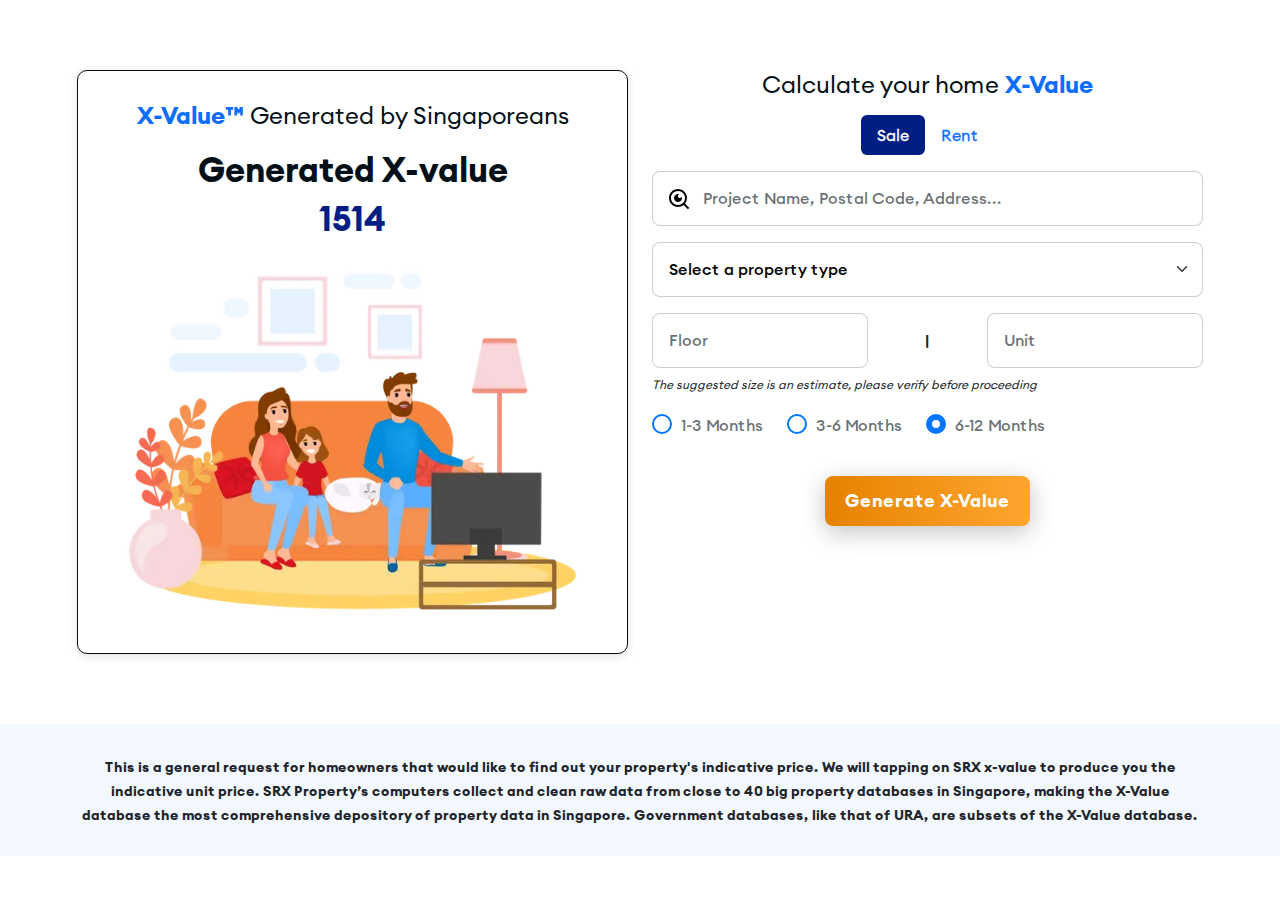
<file: index.html>
<!DOCTYPE html>
<html lang="en">

<head>
    <meta charset="UTF-8">
    <meta http-equiv="X-UA-Compatible" content="IE=edge">
    <meta name="viewport" content="width=device-width, initial-scale=1.0">
    <title>Index page | SRX xvalue pricing</title>
    <link type="text/css" rel="stylesheet" href="./assets/css/bootstrap.min.css" />
    <link type="text/css" rel="stylesheet" href="./assets/css/style.css" />
    <link type="text/css" rel="stylesheet" href="./assets/css/responsive.css" />
</head>

<body>
    <div class="w-100 h-100 d-flex flex-column">
        <!-- Calculate your home start -->
        <!-- X-Value™ Generated by Singaporeans -->
        <section class="section-mid-py generated-singaporeans-section small-scrollbar-width">
            <div class="container">
                <div class="row">
                    <div class="col-lg-6">
                        <div class="terrydale-capital-details-wrap">
                            <h4 class="text-center small-heading-title0"><b class="text-primary">X-Value™</b> Generated by
                                Singaporeans</h4>
                            <div class="terrydale-capital-grid d-flex justify-content-center">
                                <div class="terrydale-capital-col text-center">
                                    <h6 class="fw-600 mb-2">Generated X-value</h6>
                                    <h3 class="fw-700 mb-0 counter" data-countto="17899" data-duration="8000">0</h3>
                                </div>
                            </div>
                            <div class="text-center">
                                <img src="./assets/images/bg/mysghome-image.webp" class="img-fluid" alt="" />
                            </div>
                        </div>
                    </div>
                    <div class="col-lg-6 mt-5 mt-lg-0">
                        <h4 class="text-center small-heading-title0">Calculate your home <b class="text-primary">X-Value</b>
                        </h4>
                        <ul class="nav nav-pills mb-3 mt-3 justify-content-center" id="pills-tab" role="tablist">
                            <li class="nav-item" role="presentation">
                                <button class="nav-link active" id="pills-Sale-tab" data-bs-toggle="pill"
                                    data-bs-target="#pills-Sale" type="button" role="tab" aria-controls="pills-Sale"
                                    aria-selected="true">Sale</button>
                            </li>
                            <li class="nav-item" role="presentation">
                                <button class="nav-link" id="pills-Sale-tab" data-bs-toggle="pill"
                                    data-bs-target="#pills-Sale" type="button" role="tab" aria-controls="pills-Sale"
                                    aria-selected="false">Rent</button>
                            </li>
                        </ul>
                        <div class="tab-content" id="pills-tabContent">
                            <div class="tab-pane fade show active" id="pills-Sale" role="tabpanel"
                                aria-labelledby="pills-Sale-tab" tabindex="0">
                                <form>
                                    <div class="form-group mb-3">
                                        <div class="position-relative">
                                            <input type="search" name="" value=""
                                                placeholder="Project Name, Postal Code, Address... "
                                                class="custom-input form-control search-input" />
                                            <div class="position-absolute search-ico">
                                                <svg xmlns="http://www.w3.org/2000/svg" viewBox="0 0 24 24" width="24"
                                                    height="24">
                                                    <path fill="none" d="M0 0h24v24H0z" />
                                                    <path
                                                        d="M18.031 16.617l4.283 4.282-1.415 1.415-4.282-4.283A8.96 8.96 0 0 1 11 20c-4.968 0-9-4.032-9-9s4.032-9 9-9 9 4.032 9 9a8.96 8.96 0 0 1-1.969 5.617zm-2.006-.742A6.977 6.977 0 0 0 18 11c0-3.868-3.133-7-7-7-3.868 0-7 3.132-7 7 0 3.867 3.132 7 7 7a6.977 6.977 0 0 0 4.875-1.975l.15-.15zm-3.847-8.699a2 2 0 1 0 2.646 2.646 4 4 0 1 1-2.646-2.646z" />
                                                </svg>
                                            </div>
                                        </div>
                                    </div>
                                    <div class="form-group mb-3">
                                        <select class="form-select custom-input form-control"
                                            aria-label="Default select example">
                                                <option value="0">Select a property type</option>
                                                <option value="6">Condominium</option>
                                                <option value="1">HDB 3 Room</option>
                                                <option value="2">HDB 4 Room</option>
                                                <option value="3">HDB 5 Room</option>
                                                <option value="4">HDB Executive</option>
                                                <option value="5">Terrace</option>
                                                <option value="8">Semi-D</option>
                                                <option value="10">Detached</option>											
                                        </select>
                                    </div>
                                    <div class="row">
                                        <div class="col-xl-12 form-group mb-3">
                                            <div class="row align-items-center">
                                                <div class="col-md-5">
                                                    <input type="number" name="" value="" placeholder="Floor"
                                                        class="custom-input form-control" />
                                                </div>
                                                <div class="col-md-2 px-0 text-center">
                                                    <b>|</b>
                                                </div>
                                                <div class="col-md-5">
                                                    <input type="number" name="" value="" placeholder="Unit"
                                                        class="custom-input form-control" />
                                                </div>
                                            </div>
                                            <small class="mt-2 d-block small-text"><i>The suggested size is an estimate,
                                                    please verify
                                                    before
                                                    proceeding</i></small>
                                        </div>
                                        <div class="col-xl-12 form-group mb-3 d-flex flex-wrap align-items-center gap-3 gap-md-4">
                                            <div class="d-flex flex-wrap align-items-center gap-2 gap-sm-4 gap-lg-3 gap-xl-4">
                                                <div class="form-check">
                                                    <input class="form-check-input" type="radio" name="flexRadioGetSize" id="flexRadioGetSize1">
                                                    <label class="form-check-label cursor-pointer" for="flexRadioGetSize1">
                                                     1-3 Months
                                                    </label>
                                                </div>
                                                <div class="form-check">
                                                    <input class="form-check-input" type="radio" name="flexRadioGetSize" id="flexRadioGetSize2" checked>
                                                    <label class="form-check-label cursor-pointer" for="flexRadioGetSize2">
                                                    3-6 Months
                                                    </label>
                                                </div>
                                                <div class="form-check">
                                                    <input class="form-check-input" type="radio" name="flexRadioGetSize" id="flexRadioGetSize3" checked>
                                                    <label class="form-check-label cursor-pointer" for="flexRadioGetSize3">
                                                    6-12 Months
                                                    </label>
                                                </div>
                                            </div>
                                        </div>
                                    </div>
                                </form>
                                <div class="form-group mt-4 text-center">
                                    <a href="thank-you.html" class="primary-btn color-1 mx-auto w-max-content">Generate X-Value</a>
                                </div>
                            </div>
                        </div>
                    </div>
                </div>
            </div>
        </section>
        <!-- Calculate your home end -->
        <!-- sub footer start -->
        <section class="sub-footer-section mt-auto">
            <div class="container">
                <div class="row align-items-center">
                    <div class="col-12 text-center"><small><b>This is a general request for homeowners that would like to find out your property's indicative price. We will tapping on SRX x-value to produce you the indicative unit price. SRX Property’s computers collect and clean raw data from close to 40 big property databases in Singapore, making the X-Value database the most comprehensive depository of property data in Singapore. Government databases, like that of URA, are subsets of the X-Value database.</b></small></div>
                </div>
            </div>
        </section>
        <!-- sub footer end -->
    </div>
    <script src="./assets/js/jquery-3.6.3.min.js"></script>
    <script src="./assets/js/popper.min.js"></script>
    <script src="./assets/js/bootstrap.min.js"></script>
    <script src="./assets/js/custom.js"></script>
</body>

</html>
</file>
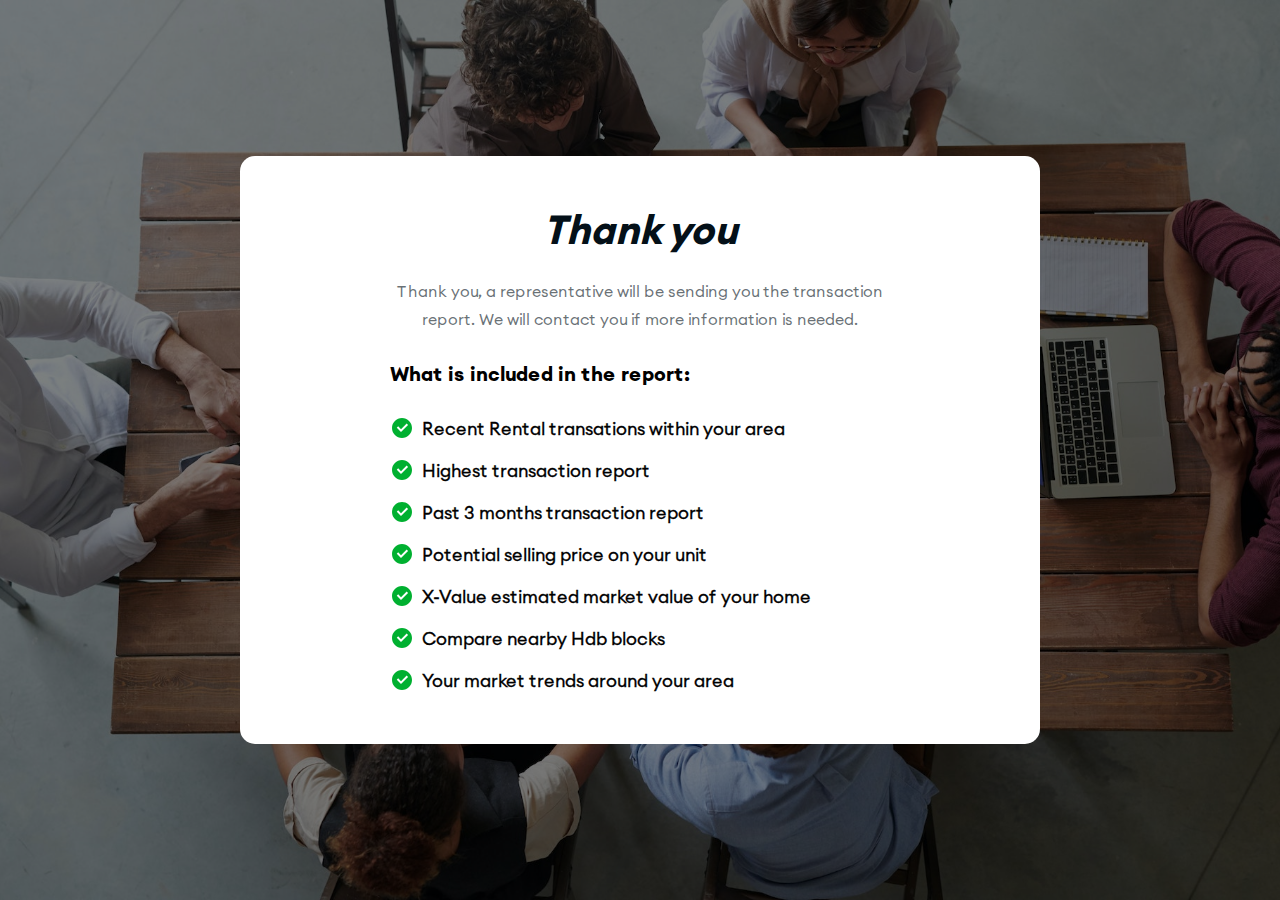
<file: thank-you.html>
<!DOCTYPE html>
<html lang="en">

<head>
    <meta charset="UTF-8">
    <meta http-equiv="X-UA-Compatible" content="IE=edge">
    <meta name="viewport" content="width=device-width, initial-scale=1.0">
    <title>Thank you page | SRX xvalue pricing</title>
    <link type="text/css" rel="stylesheet" href="./assets/css/bootstrap.min.css" />
    <link type="text/css" rel="stylesheet" href="./assets/css/style.css" />
    <link type="text/css" rel="stylesheet" href="./assets/css/responsive.css" />
</head>

<body>
    <section class="thank-uou-section bg-color-after-ani d-flex align-items-center justify-content-center small-scrollbar-width">
        <div class="container position-relative z-1">
            <div class="row">
                <div class="col-12">
                    <div class="thank-you-box small-scrollbar-width">
                        <h1 class="fw-700"><i>Thank you</i></h1>
                        <div class="mt-3 mt-sm-4">
                            <p class="mt-3 mt-sm-4 mx-auto thank-you-max-width">Thank you, a representative will be sending you the transaction report. We will contact you if more information is needed.</p>
                            <h5 class="mt-3 mt-sm-4 text-black text-start thank-you-max-width"><b>What is included in the report:</b></h5>
                            <ul class="mt-3 mt-sm-4 thank-you-list small-scrollbar-width thank-you-max-width">
                                <li>
                                    <a href="javascript:void(0)" class="d-flex align-items-center text-black text-start">
                                        <svg xmlns="http://www.w3.org/2000/svg" viewBox="0 0 24 24" fill="currentColor" class="me-2" width="24" height="24"><path fill="none" d="M0 0h24v24H0z"/><path d="M12 22C6.477 22 2 17.523 2 12S6.477 2 12 2s10 4.477 10 10-4.477 10-10 10zm-.997-6l7.07-7.071-1.414-1.414-5.656 5.657-2.829-2.829-1.414 1.414L11.003 16z"/></svg>
                                        Recent Rental transations within your area
                                    </a>
                                </li>
                                <li>
                                    <a href="javascript:void(0)" class="d-flex align-items-center text-black text-start">
                                        <svg xmlns="http://www.w3.org/2000/svg" viewBox="0 0 24 24" fill="currentColor" class="me-2" width="24" height="24"><path fill="none" d="M0 0h24v24H0z"/><path d="M12 22C6.477 22 2 17.523 2 12S6.477 2 12 2s10 4.477 10 10-4.477 10-10 10zm-.997-6l7.07-7.071-1.414-1.414-5.656 5.657-2.829-2.829-1.414 1.414L11.003 16z"/></svg>
                                        Highest transaction report
                                    </a>
                                </li>
                                <li>
                                    <a href="javascript:void(0)" class="d-flex align-items-center text-black text-start">
                                        <svg xmlns="http://www.w3.org/2000/svg" viewBox="0 0 24 24" fill="currentColor" class="me-2" width="24" height="24"><path fill="none" d="M0 0h24v24H0z"/><path d="M12 22C6.477 22 2 17.523 2 12S6.477 2 12 2s10 4.477 10 10-4.477 10-10 10zm-.997-6l7.07-7.071-1.414-1.414-5.656 5.657-2.829-2.829-1.414 1.414L11.003 16z"/></svg>
                                        Past 3 months transaction report
                                    </a>
                                </li>
                                <li>
                                    <a href="javascript:void(0)" class="d-flex align-items-center text-black text-start">
                                        <svg xmlns="http://www.w3.org/2000/svg" viewBox="0 0 24 24" fill="currentColor" class="me-2" width="24" height="24"><path fill="none" d="M0 0h24v24H0z"/><path d="M12 22C6.477 22 2 17.523 2 12S6.477 2 12 2s10 4.477 10 10-4.477 10-10 10zm-.997-6l7.07-7.071-1.414-1.414-5.656 5.657-2.829-2.829-1.414 1.414L11.003 16z"/></svg>
                                        Potential selling price on your unit
                                    </a>
                                </li>
                                <li>
                                    <a href="javascript:void(0)" class="d-flex align-items-center text-black text-start">
                                        <svg xmlns="http://www.w3.org/2000/svg" viewBox="0 0 24 24" fill="currentColor" class="me-2" width="24" height="24"><path fill="none" d="M0 0h24v24H0z"/><path d="M12 22C6.477 22 2 17.523 2 12S6.477 2 12 2s10 4.477 10 10-4.477 10-10 10zm-.997-6l7.07-7.071-1.414-1.414-5.656 5.657-2.829-2.829-1.414 1.414L11.003 16z"/></svg>
                                        X-Value estimated market value of your home
                                    </a>
                                </li>
                                <li>
                                    <a href="javascript:void(0)" class="d-flex align-items-center text-black text-start">
                                        <svg xmlns="http://www.w3.org/2000/svg" viewBox="0 0 24 24" fill="currentColor" class="me-2" width="24" height="24"><path fill="none" d="M0 0h24v24H0z"/><path d="M12 22C6.477 22 2 17.523 2 12S6.477 2 12 2s10 4.477 10 10-4.477 10-10 10zm-.997-6l7.07-7.071-1.414-1.414-5.656 5.657-2.829-2.829-1.414 1.414L11.003 16z"/></svg>
                                        Compare nearby Hdb blocks
                                    </a>
                                </li>
                                <li>
                                    <a href="javascript:void(0)" class="d-flex align-items-center text-black text-start">
                                        <svg xmlns="http://www.w3.org/2000/svg" viewBox="0 0 24 24" fill="currentColor" class="me-2" width="24" height="24"><path fill="none" d="M0 0h24v24H0z"/><path d="M12 22C6.477 22 2 17.523 2 12S6.477 2 12 2s10 4.477 10 10-4.477 10-10 10zm-.997-6l7.07-7.071-1.414-1.414-5.656 5.657-2.829-2.829-1.414 1.414L11.003 16z"/></svg>
                                        Your market trends around your area
                                    </a>
                                </li>
                            </ul>
                        </div>
                    </div>
                </div>
            </div>
        </div>
    </section>

    <script src="./assets/js/jquery-3.6.3.min.js"></script>
    <script src="./assets/js/popper.min.js"></script>
    <script src="./assets/js/bootstrap.min.js"></script>
    <script src="./assets/js/custom.js"></script>
</body>

</html>
</file>
<file: assets/css/style.css>
/* Euclid Circular A fonts start */
@font-face {
  font-family: "Euclid Circular A";
  src: url("../fonts/EuclidCircularA-Light.woff2") format("woff2"),
    url("../fonts/EuclidCircularA-Light.woff") format("woff");
  font-weight: 300;
  font-style: normal;
  font-display: swap;
}
@font-face {
  font-family: "Euclid Circular A";
  src: url("../fonts/EuclidCircularA-Regular.woff2") format("woff2"),
    url("../fonts/EuclidCircularA-Regular.woff") format("woff");
  font-weight: 400;
  font-style: normal;
  font-display: swap;
}
@font-face {
  font-family: "Euclid Circular A";
  src: url("../fonts/EuclidCircularA-Medium.woff2") format("woff2"),
    url("../fonts/EuclidCircularA-Medium.woff") format("woff");
  font-weight: 500;
  font-style: normal;
  font-display: swap;
}
@font-face {
  font-family: "Euclid Circular A";
  src: url("../fonts/EuclidCircularA-SemiBold.woff2") format("woff2"),
    url("../fonts/EuclidCircularA-SemiBold.woff") format("woff");
  font-weight: 600;
  font-style: normal;
  font-display: swap;
}
@font-face {
  font-family: "Euclid Circular A";
  src: url("../fonts/EuclidCircularA-Bold.woff2") format("woff2"),
    url("../fonts/EuclidCircularA-Bold.woff") format("woff");
  font-weight: 700;
  font-style: normal;
  font-display: swap;
}
/* Euclid Circular A fonts end */
/* :rrot start */
:root {
  /* color */
  --body-color: #ffffff;
  --primary-color: #0176ff;
  --secondary-color: #011e82;
  --accent-color0: #041018;
  --light-prime-primary-color: #f0f8fd;
  --light-prime-secondary-color: rgba(232, 241, 254, 0.5);
  --white-color: #ffffff;
  --black-color: #000000;
  --text-color: rgba(4, 16, 24, 0.6);
  /* Font Family */
  --primary-font: "Euclid Circular A", sans-serif;
  /* spacing */
  --section-big-spacing: 100px;
  --section-mid-spacing: 70px;
  /* header-less-spacing: */
  --header-less-spacing: 80px;
}
/* :root end */
/* default css start */
* {
  box-sizing: border-box;
  margin: 0;
}
.z-index-1 {
  z-index: 1;
}
.position-relative {
  position: relative;
}
/* selction css */
::selection {
  background: var(--accent-color0);
  color: var(--white-color);
}
/* selction css */
.fill-white {
  fill: var(--white-color);
}
body {
  font-family: var(--primary-font);
  font-weight: 400;
  background-color: var(--body-color);
}
a {
  color: var(--primary-color);
  -webkit-transition: all 0.3s;
  -o-transition: all 0.3s;
  transition: all 0.3s;
  text-decoration: none;
}

a:hover {
  color: var(--accent-color0) !important;
  text-decoration: none;
}
.active-page {
  color: var(--primary-color);
}
.hover-txt-black:hover {
  color: var(--black-color) !important;
}
.hover-txt-blue {
  transition: all 0.3s;
}
a:focus {
  box-shadow: none;
}
h1,
h2,
h3,
h4,
h5,
h6 {
  font-family: var(--primary-font);
  font-weight: 400;
  color: var(--accent-color0);
  margin-bottom: 0;
}
p {
  font-weight: 400;
  font-size: 16px;
  color: var(--text-color);
}
.heading-title {
  font-family: var(--primary-font);
  font-weight: 600;
  font-size: 30px;
  text-align: left;
  color: var(--accent-color0);
  word-break: break-word;
}
.heading-title.small-heading-title {
  font-size: 22px;
}
.btn,
.form-control:focus,
button:focus,
.btn:focus {
  outline: none !important;
}
/* Chrome, Safari, Edge, Opera */
input::-webkit-outer-spin-button,
input::-webkit-inner-spin-button {
  -webkit-appearance: none;
  margin: 0;
}
/* Firefox */
input[type="number"] {
  -moz-appearance: textfield;
}
ul {
  margin: 0px;
  padding: 0px;
}
ul li {
  padding: 0px;
  margin: 0px;
  list-style: none;
  -webkit-text-stroke: 0.3px;
}
.d-align {
  display: flex;
  align-items: center;
}
.d-align-wrap {
  display: flex;
  align-items: center;
  flex-wrap: wrap;
}
.d-wrap {
  display: flex;
  flex-wrap: wrap;
}
.cursor-pointer {
  cursor: pointer;
}
.img-cover {
  width: inherit;
  height: inherit;
  object-fit: cover;
}
section {
  padding: 0 12px;
}
::-webkit-scrollbar {
  width: 10px;
  height: 10px;
}
.small-scrollbar-width::-webkit-scrollbar {
  width: 5px;
  height: 5px;
}
::-webkit-scrollbar-track {
  background-color: #ccc;
  border-radius: 10px;
}
::-webkit-scrollbar-thumb {
  background-color: var(--primary-color);
  border-radius: 10px;
}
.img-contain {
  object-fit: contain;
}
.img-cover {
  object-fit: cover;
}
.img-inherit {
  width: 100%;
  height: inherit;
}
.primary-bg {
  background-color: var(--primary-color);
}
.hover-text {
  transition: all 0.3s;
}
.hover-text:hover {
  color: var(--primary-color) !important;
}
.active-link {
  color: var(--primary-color);
}
.hover-text-black:hover {
  color: var(--black-color) !important;
}
/* BUTTON STYLING */
.primary-btn {
  font-family: var(--secondary-font);
  /* background: var(--secondary-gradiant-color); */
  box-shadow: 0px 6px 24px rgba(0, 0, 0, 0.24);
  border-radius: 8px;
  min-width: 190px;
  min-height: 50px;
  font-size: 14px;
  font-weight: 600;
  padding: 7px 20px;
  display: flex;
  align-items: center;
  justify-content: center;
  border: none;
  color: var(--white-color);
  font-size: 18px;
  font-weight: 700;
  cursor: pointer;
  background-size: 300% 100%;
  moz-transition: all 0.4s ease-in-out;
  -o-transition: all 0.4s ease-in-out;
  -webkit-transition: all 0.4s ease-in-out;
  transition: all 0.4s ease-in-out;
  transition: 0.5s all;
}
/* .primary-btn:hover {
  background: linear-gradient(50.35deg, #e68200 50.09%, #ffa52f 50.33%);
  border-color: var(--secondary-color);
  color: var(--white-color);
} */

.primary-btn:hover {
  background-position: 100% 0;
  moz-transition: all 0.4s ease-in-out;
  -o-transition: all 0.4s ease-in-out;
  -webkit-transition: all 0.4s ease-in-out;
  transition: all 0.4s ease-in-out;
}

.primary-btn:focus {
  outline: none;
}

.primary-btn.color-1 {
  background-image: linear-gradient(
    to right,
    #e68200,
    #ffa52f,
    #e68200,
    #ffa52f
  );
  box-shadow: 0px 6px 24px rgba(0, 0, 0, 0.24);
}
.secondary-btn {
  background: var(--primary-gradiant-color);
  border-color: var(--primary-color);
  color: var(--white-color);
}
/* .secondary-btn:hover {
  background: var(--secondary-gradiant-color);
  border-color: var(--secondary-color);
  color: var(--white-color);
} */
a.primary-btn:hover {
  color: var(--white-color) !important;
}
.translate-btn {
  background: transparent;
  color: var(--secondary-color);
  box-shadow: none;
  border: 1px solid #ffa52f;
}
.translate-btn:hover {
  background: #ffa52f;
  box-shadow: 0px 6px 24px rgba(0, 0, 0, 0.24);
  color: var(--white-color);
}
/* BUTTON STYLING END */
.form-group {
  margin-bottom: 20px;
}
.custom-input,
.custom-textarea {
  border: 1px solid rgba(4, 16, 24, 0.2);
  border-radius: 8px;
  padding: 7px 16px;
  min-height: 55px;
  font-size: 16px;
  font-weight: 500;
  color: var(--black-color);
  text-align: left;
}
.form-floating > .form-control,
.form-floating > .form-control-plaintext,
.form-floating > label {
  padding: 16px;
}
label {
  font-weight: 500;
  font-size: 16px;
  color: var(--text-color);
  text-align: left;
}
label sup.star {
  color: #e1291e;
  font-size: 16px;
  font-weight: 700;
}
.form-control::placeholder {
  font-size: 16px;
  color: var(--text-color);
}
.form-control:focus {
  border: 1px solid var(--primary-color);
  box-shadow: none;
}
.section-py {
  padding: var(--section-spacing) 12px;
}
.section-pt {
  padding-top: var(--section-spacing);
}
.section-pb {
  padding-bottom: var(--section-spacing);
}
.section-my {
  margin: var(--section-spacing) 12px;
}
.section-mt {
  margin-top: var(--section-spacing);
}
.section-mb {
  margin-bottom: var(--section-spacing);
}

.section-mid-py {
  padding: var(--section-mid-spacing) 12px;
}
.section-mid-pt {
  padding-top: var(--section-mid-spacing);
}
.section-mid-pb {
  padding-bottom: var(--section-mid-spacing);
}
.section-mid-my {
  margin: var(--section-mid-spacing) 12px;
}
.section-mid-mt {
  margin-top: var(--section-mid-spacing);
}
.section-mid-mb {
  margin-bottom: var(--section-mid-spacing);
}

.section-big-py {
  padding: var(--section-big-spacing) 12px;
}
.section-big-pt {
  padding-top: var(--section-big-spacing);
}
.section-big-pb {
  padding-bottom: var(--section-big-spacing);
}
.section-big-my {
  margin: var(--section-big-spacing) 12px;
}
.section-big-mt {
  margin-top: var(--section-big-spacing);
}
.section-big-mb {
  margin-bottom: var(--section-big-spacing);
}

.fill-primary {
  fill: var(--primary-color);
  transition: all 0.3s;
}
.fill-primary:hover {
  fill: var(--secondary-color);
}
.w-max-content {
  width: max-content;
}
.dropdown-toggle::after {
  vertical-align: unset;
}
.dropdown-item.active,
.dropdown-item:active {
  background-color: var(--primary-color);
}
.dropdown-menu {
  box-shadow: rgba(0, 0, 0, 0.35) 0px 5px 15px;
  border: 2px solid var(--primary-color);
}
.fw-700 {
  font-weight: 700;
}
.fw-600 {
  font-weight: 700;
}
.fw-500 {
  font-weight: 500;
}
.fw-400 {
  font-weight: 400;
}
.form-check-input {
  width: 20px;
  height: 20px;
  border-color: var(--primary-color);
  border-width: 2px;
}
.form-check label {
  padding-left: 5px;
  position: relative;
  top: 3px;
}
.form-check-input:checked {
  background-color: var(--primary-color);
  border-color: var(--primary-color);
}
.fill-path path {
  fill: var(--accent-color0);
  transition: all 0.3s;
}
.fill-path:hover path {
  fill: var(--primary-color);
}
.fill-path-insta path {
  stroke: var(--accent-color0);
  transition: all 0.3s;
}
.fill-path-insta:hover path {
  stroke: var(--primary-color);
}
.text-decoration-underline-ani::after {
  content: "";
  width: 100%;
  height: 2px;
  background-color: #0081d2;
  position: absolute;
  bottom: -2px;
  left: 0;
}
.text-decoration-underline-ani:hover::after {
  background-color: var(--accent-color0);
}
.light-prime-primary-color-bg {
  background-color: var(--light-prime--primary-color);
}
.heading-label-p {
  font-size: 18px;
  line-height: 30px;
  margin-top: 10px;
}
.transition-smooth {
  transition: all 0.3s;
}
.text-error{
  font-size: 15px;
  font-weight: 500;
  letter-spacing: 2;
  color: red;
}
.bg-color-after-ani::after{
  content: '';
  background-color: rgba(0, 0, 0, 0.5);
  width: 100%;
  height: 100%;
  position: absolute;
  top: 0;
  left: 0;
}
/* default css end */
/* header css start */
header {
  background-color: var(--white-color);
  padding: 10px 12px;
  min-height: var(--header-less-spacing);
  box-shadow: 0px 4px 20px rgba(0, 0, 0, 0.06);
  transition: all 0.3s;
}
header.fixed {
  position: sticky;
  top: 0;
  padding: 7px 12px;
  min-height: 80px;
  background-color: var(--white-color);
  box-shadow: rgba(0, 0, 0, 0.24) 0px 3px 8px;
  z-index: 99;
  transition: all 0.3s;
}
header.fixed a {
  color: var(--primary-color);
}
header.fixed a:hover {
  color: var(--accent-color0) !important;
}
header.fixed .active-page {
  color: var(--accent-color0);
}
header.fixed .list-menu li a::before {
  background-color: var(--accent-color0);
}
.save-listing-text:hover svg {
  fill: var(--primary-color);
}
.header-logo {
  max-width: 100px;
}
.header-offcanvas-wrap.offcanvas-top {
  height: 400px;
}
.header-menu-list-grid {
  grid-template-columns: repeat(5, 1fr);
  grid-gap: 15px;
}
.header-menu-list-col li:not(:last-child) {
  padding-bottom: 10px;
}
.highlight-label {
  background-color: var(--primary-color);
  color: var(--white-color);
  padding: 3px 5px;
  border-radius: 4px;
  font-size: 10px;
}
/* header css end */
/* sub footer css start */
.sub-footer-section {
  background-color: var(--light-prime-secondary-color);
  padding: 30px 12px;
}
.menu-social-options-list a:not(:last-child) {
  margin-right: 25px;
}
/* sub footer css end */
/* Calculate your home css start */
.terrydale-capital-details-wrap {
  background-color: var(--white-color);
  box-shadow: rgba(99, 99, 99, 0.2) 0px 2px 8px 0px;
  border-radius: 10px;
  padding: 30px;
  border: 1px solid var(--accent-color0);
}
.terrydale-capital-grid {
  grid-template-columns: repeat(4, 1fr);
  grid-gap: 15px;
  margin: 20px 0;
}
.terrydale-capital-col h6 {
  font-size: 34px;
}
.terrydale-capital-col h3 {
  font-size: 34px;
  color: var(--secondary-color);
  /* background: rgb(1, 118, 255);
  background: linear-gradient(
    0deg,
    rgba(1, 118, 255, 1) 0%,
    rgba(1, 30, 130, 1) 100%
  ); */
}
.nav-pills .nav-link.active,
.nav-pills .show > .nav-link {
  background-color: var(--secondary-color);
}
.search-ico {
  top: 50%;
  left: 15px;
  transform: translateY(-50%);
}
.search-input {
  padding-left: 50px;
}
.get-size-text {
  top: 50%;
  transform: translateY(-50%);
  right: 15px;
}
.get-size-input {
  padding-right: 80px;
}
.small-text {
  font-size: 12px;
}
.thank-you-list li:not(:last-child){
  padding-bottom: 15px;
}
.thank-you-list li svg{
  min-width: 24px;
  min-height: 24px;
}
.moretext {
  display: none;
}
.get-size-more-options-list:not(:last-child){
  margin-bottom: 15px;
}
.get-size-more-options-modal input{
  min-height: 40px;
  border-radius: 5px;
}
.get-size-more-options-modal .modal-body {
  max-height: calc(100vh - 400px);
}
/* Calculate your home css end */
/* thank you css start */
.thank-uou-section{
  background-image: url(../images/bg/thank-you.jpg);
  background-position: center;
  background-repeat: no-repeat;
  background-size: cover;
  background-attachment: fixed;
  width: 100%;
  height: 100vh;
  overflow-y: auto;
}
.thank-you-box{
  background-color: var(--white-color);
  max-width: 800px;
  max-height: calc(100vh - 100px);
  overflow-y: auto;
  margin: 0 auto;
  padding: 50px;
  text-align: center;
  border-radius: 15px;
}
.thank-you-box .thank-you-img{
  max-width: 300px;
}
.thank-you-box svg{
  fill: #00B030;
  transition: all 0.3s;
}
.thank-you-list li:hover svg{
  fill: var(--black-color);
}
.thank-you-max-width{
  max-width: 500px;
  margin: 0 auto;
}
.thank-you-list a{
  font-size: 18px;
}
/* thank you css end */
</file>
<file: assets/css/responsive.css>
/* responsive css start */
@media (min-width: 1140px) {
  .container {
    max-width: 1040px;
  }
}
@media (min-width: 1200px) {
  .container {
    max-width: 1150px;
  }
}
@media (min-width: 1350px) {
  .container {
    max-width: 1250px;
  }
}
@media (min-width: 1440px) {
  .container {
    max-width: 1350px;
  }
}
@media (min-width: 1600px) {
  .container {
    max-width: 1450px;
  }
}
@media (max-width: 1799px) {
  .hero-content {
    max-width: 550px;
  }
  .heading-title.big-heading-title {
    font-size: 50px;
  }
  footer {
    padding: 50px 12px 20px;
  }
  .terrydale-capital-details-wrap {
    padding: 30px 20px;
  }
  .footer-grid {
    grid-gap: 30px 20px;
  }
}
@media (max-width: 1599px) {
  :root {
    --section-spacing: 100px;
  }
}
@media (max-width: 1365px) {
  :root {
    --section-spacing: 70px;
  }
}
@media (max-width: 1199px) {
  .primary-btn {
    min-width: 160px;
  }
  :root {
    --section-big-spacing: 80px;
    --section-mid-spacing: 50px;
  }

  .terrydale-capital-grid {
    grid-template-columns: repeat(2, 1fr);
  }

  .sub-footer-section a {
    font-size: 14px;
  }
  .footer-col h5 {
    font-size: 18px;
  }
  .thank-you-box{
    padding: 40px;
  }
}
@media (max-width: 991px) {
  :root {
    --header-less-spacing: 70px;
  }
  .terrydale-capital-grid,
  .header-menu-list-grid {
    grid-template-columns: repeat(4, 1fr);
  }
  .footer-grid {
    grid-template-columns: repeat(2, 1fr);
  }
  .thank-you-list li:not(:last-child) {
    padding-bottom: 10px;
  }
}
@media (min-width: 768px){
  .thank-you-list{
    max-height: calc(100vh - 514px);
    min-height: 250px;
    overflow-y: auto;
  }
  .thank-you-box h4, .thank-you-box p, .thank-you-box h5{
    line-height: 170%;
  }
}
@media (min-width: 576px){
  .get-size-more-text{
    position: relative;
    top: 2px;
  }
}
@media (max-width: 767px) {
  header,
  header.fixed {
    padding: 8px 0;
  }
  :root {
    --section-big-spacing: 40px;
    --section-mid-spacing: 30px;
  }
  .terrydale-capital-grid,
  .header-menu-list-grid {
    grid-template-columns: repeat(2, 1fr);
  }
  .thank-you-box h4{
    font-size: 16px;
  }
  .thank-you-box h2{
    font-size: 18px;
  }
  .thank-you-box {
    padding: 20px;
  }
  .thank-you-box .thank-you-img {
    max-width: 190px;
  }
  .thank-you-list{
    padding: 0;
  }
  .thank-you-list li a{
    font-size: 14px;
  }
  .terrydale-capital-col h6,.terrydale-capital-col h3{
    font-size: 20px;
  }
}
@media (max-width: 575px) {
  .primary-btn {
    min-width: 110px;
    font-size: 14px;
    padding: 7px 15px;
    min-height: 40px;
  }
  .header-logo {
    max-width: 70px;
  }
  .toggle-header-bar-ico {
    width: 20px;
    height: 20px;
  }
  .small-heading-title0 {
    font-size: 18px;
  }
  .terrydale-capital-details-wrap {
    padding: 20px;
  }
  footer {
    padding: 30px 12px 20px;
  }
  .footer-grid {
    grid-gap: 15px 10px;
  }
  .footer-col h5,
  .header-menu-list-col h5 {
    font-size: 16px;
  }
  .footer-col a,
  .header-menu-list-col a {
    font-size: 14px;
  }
  dd {
    margin-bottom: 0.3rem;
  }
  .header-menu-list-col li:not(:last-child) {
    padding-bottom: 5px;
  }
}
@media (max-width: 374px) {
  .header-logo {
    max-width: 50px;
  }
}
/* responsive css end */
</file>
